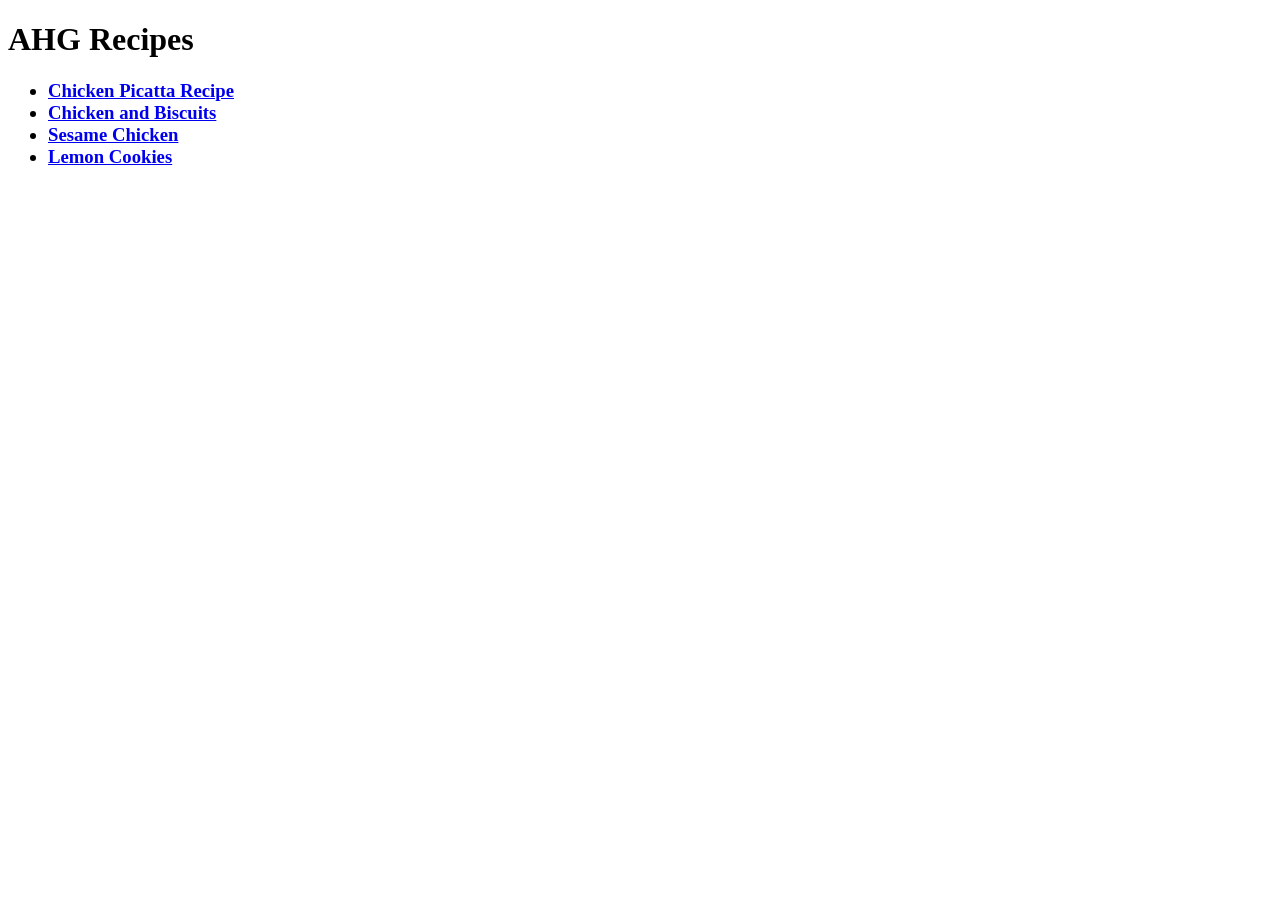
<file: index.html>
<!DOCTYPE html>
<html lang="en">
<head>
    <meta charset="UTF-8">
    <meta name="viewport" content="width=device-width, initial-scale=1.0">
    <title>AHG Recipes</title>
</head>
<body>
    <h1>
        AHG Recipes
    </h1>
    <h3>
        <ul>
            <!-- <li>
                <a href = "recipes/lasagna.html">
                    Lasagna Recipe 
                </a>
            </li> -->
            <li>
                <a href = "recipes/ChickenPiccata.html">
                    Chicken Picatta Recipe
                </a>
            </li>
            <li>
                <a href = "recipes/ChickenandBiscuits.html">
                    Chicken and Biscuits
                </a>
            </li>
            <li>
                <a href = "recipes/SesameChicken.html">
                    Sesame Chicken
                </a>
            </li>
            <li>
                <a href = "recipes/LemonCookies.html">
                    Lemon Cookies
                </a>
            </li>
        </ul>
    </h3>
</body>
</html>
</file>
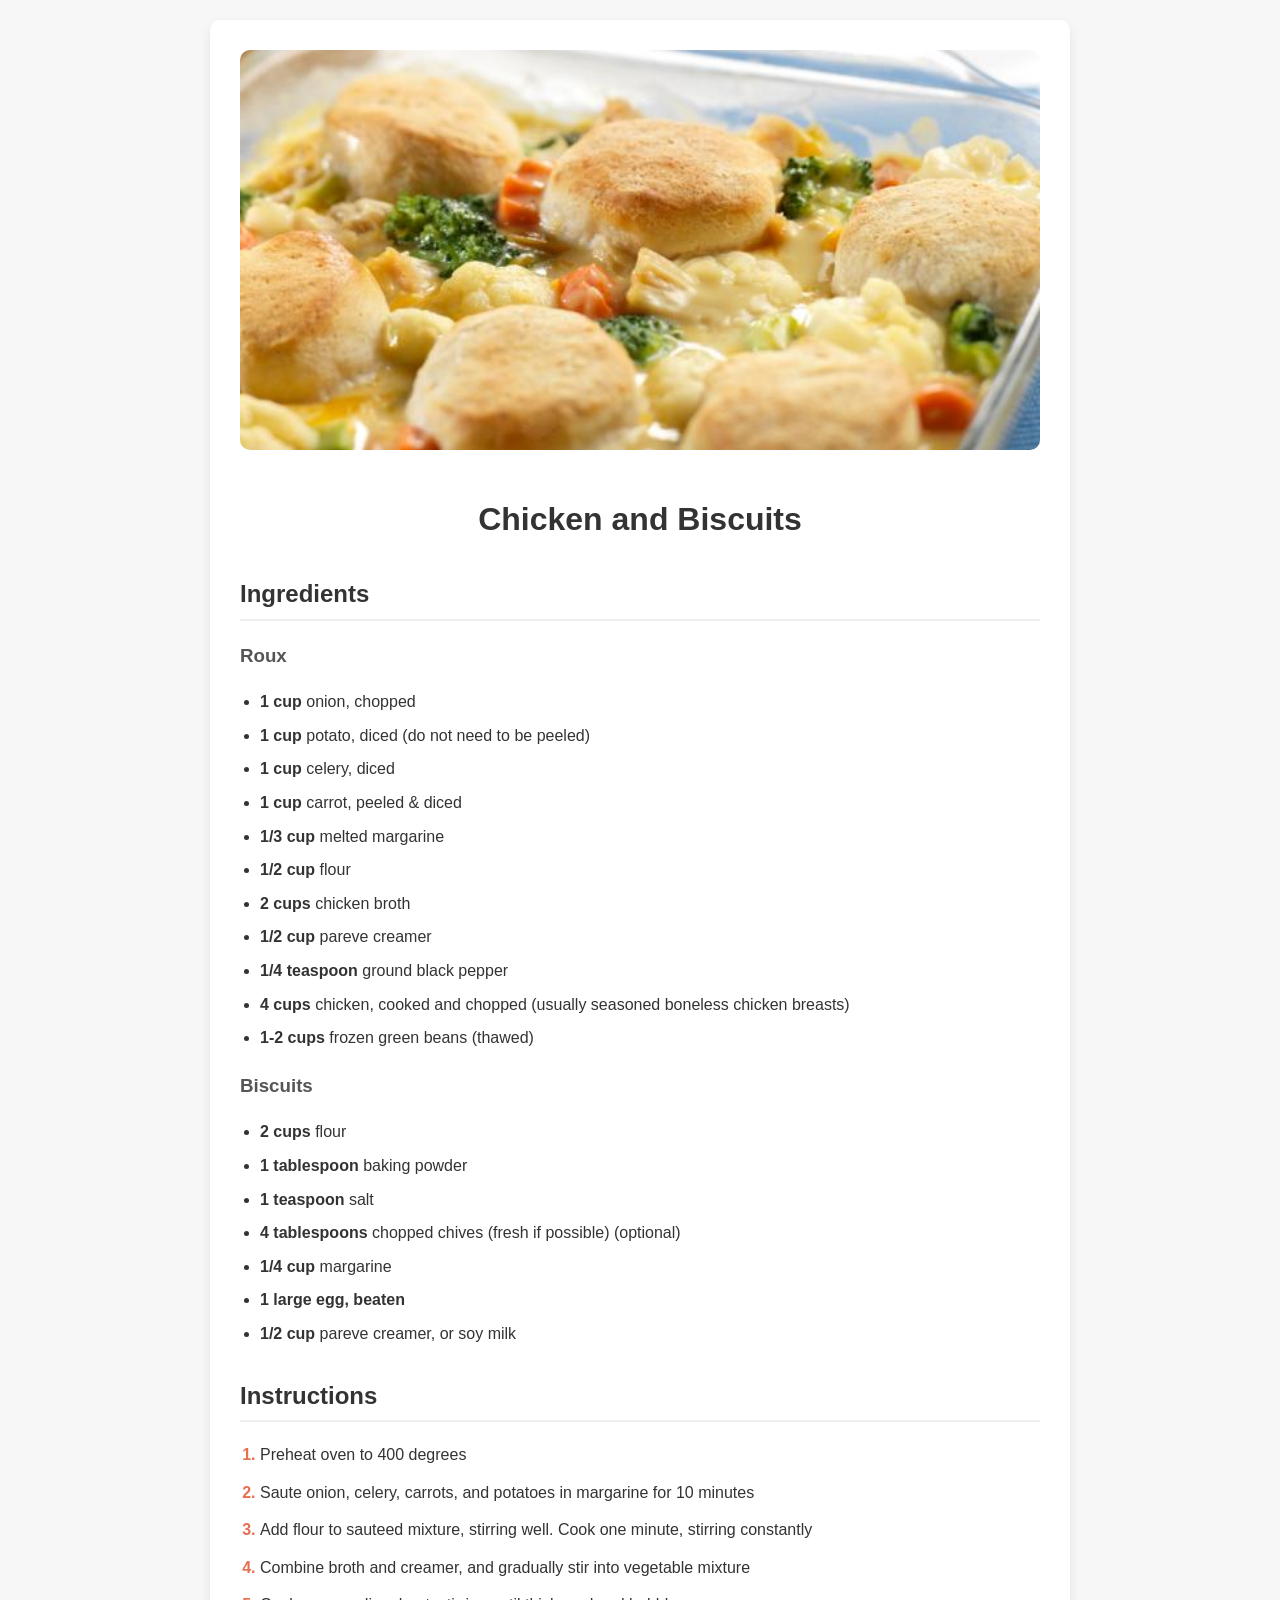
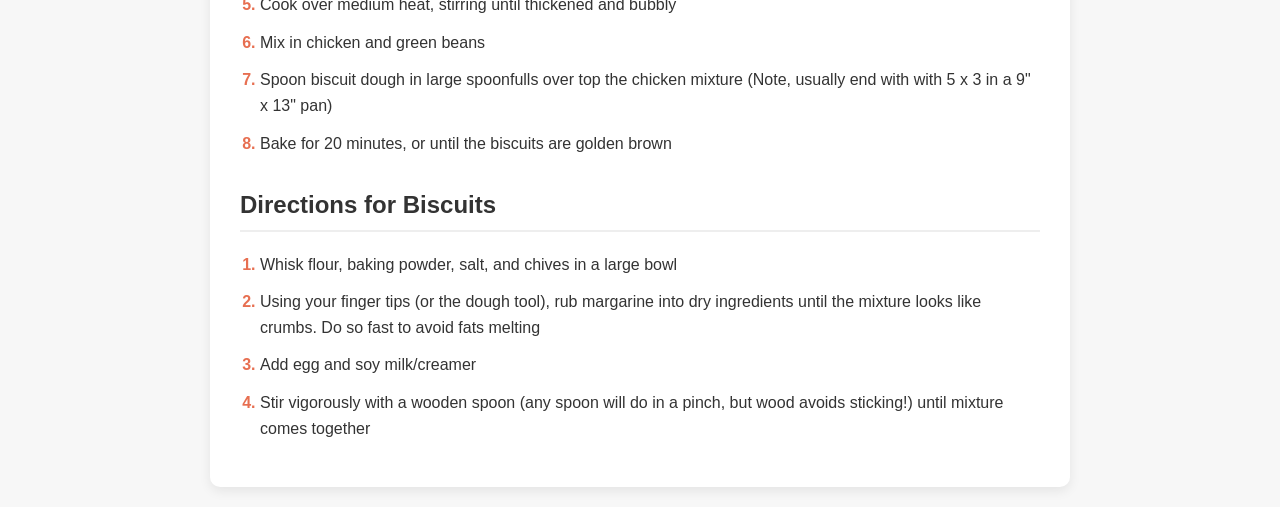
<file: recipes/ChickenandBiscuits.html>
<!DOCTYPE html>
<html lang="en">
<head>
    <meta charset="UTF-8">
    <!-- <meta name="viewport" content="width=device-width, initial-scale=1.0"> -->
    <title>Chicken and Biscuits Recipe</title>
    <link rel="stylesheet" href="styles/styles.css">
</head>
<body>

    <div class="container">
        <img src="images/ChickenAndBiscuits.jpeg" alt="Chicken & Biscuits" class="recipe-image">
        <h1> Chicken and Biscuits</h1>
        <p>
            <h2>Ingredients</h2>
            <h3>Roux</h3>
            <ul>
                <li><b>1 cup</b> onion, chopped</li>
                <li><b>1 cup</b> potato, diced (do not need to be peeled)</li>
                <li><b>1 cup</b> celery, diced</li>
                <li><b>1 cup</b> carrot, peeled & diced</li>
                <li><b>1/3 cup</b> melted margarine</li>
                <li><b>1/2 cup</b> flour</li>
                <li><b>2 cups</b> chicken broth</li>
                <li><b>1/2 cup</b> pareve creamer</li>
                <li><b>1/4 teaspoon</b> ground black pepper</li>
                <li><b>4 cups</b> chicken, cooked and chopped (usually seasoned boneless chicken breasts)</li>
                <li><b>1-2 cups</b> frozen green beans (thawed)</li>
            </ul>
            <h3>Biscuits</h3>
            <ul>
                <li><b>2 cups</b> flour</li>
                <li><b>1 tablespoon</b> baking powder</li>
                <li><b>1 teaspoon</b> salt</li>
                <li><b>4 tablespoons</b> chopped chives (fresh if possible) (optional)</li>
                <li><b>1/4 cup</b> margarine</li>
                <li><b>1 large egg, beaten</b></li>
                <li><b>1/2 cup</b> pareve creamer, or soy milk</li>
            </ul>
            <h2>Instructions</h2>
             <div class="steps">
                <ol>
                    <li>Preheat oven to 400 degrees</li>
                    <li>Saute onion, celery, carrots, and potatoes in margarine for 10 minutes</li>
                    <li>Add flour to sauteed mixture, stirring well. Cook one minute, stirring constantly</li>
                    <li>Combine broth and creamer, and gradually stir into vegetable mixture</li>
                    <li>Cook over medium heat, stirring until thickened and bubbly</li>
                    <li>Mix in chicken and green beans</li>
                    <li>Spoon biscuit dough in large spoonfulls over top the chicken mixture (Note, usually end with with 5 x 3 in a 9" x 13" pan)</li>
                    <li>Bake for 20 minutes, or until the biscuits are golden brown</li>
                </ol>
            </div>
            <h2>Directions for Biscuits</h2>
            <div class="steps">
                <ol>
                    <li>Whisk flour, baking powder, salt, and chives in a large bowl</li>
                    <li>Using your finger tips (or the dough tool), rub margarine into dry ingredients until the mixture looks like crumbs. Do so fast to avoid fats melting</li>
                    <li>Add egg and soy milk/creamer</li>
                    <li>Stir vigorously with a wooden spoon (any spoon will do in a pinch, but wood avoids sticking!) until mixture comes together</li>
                </ol>
            </div>
        </p>
    </div>
</body>
</html>
</file>
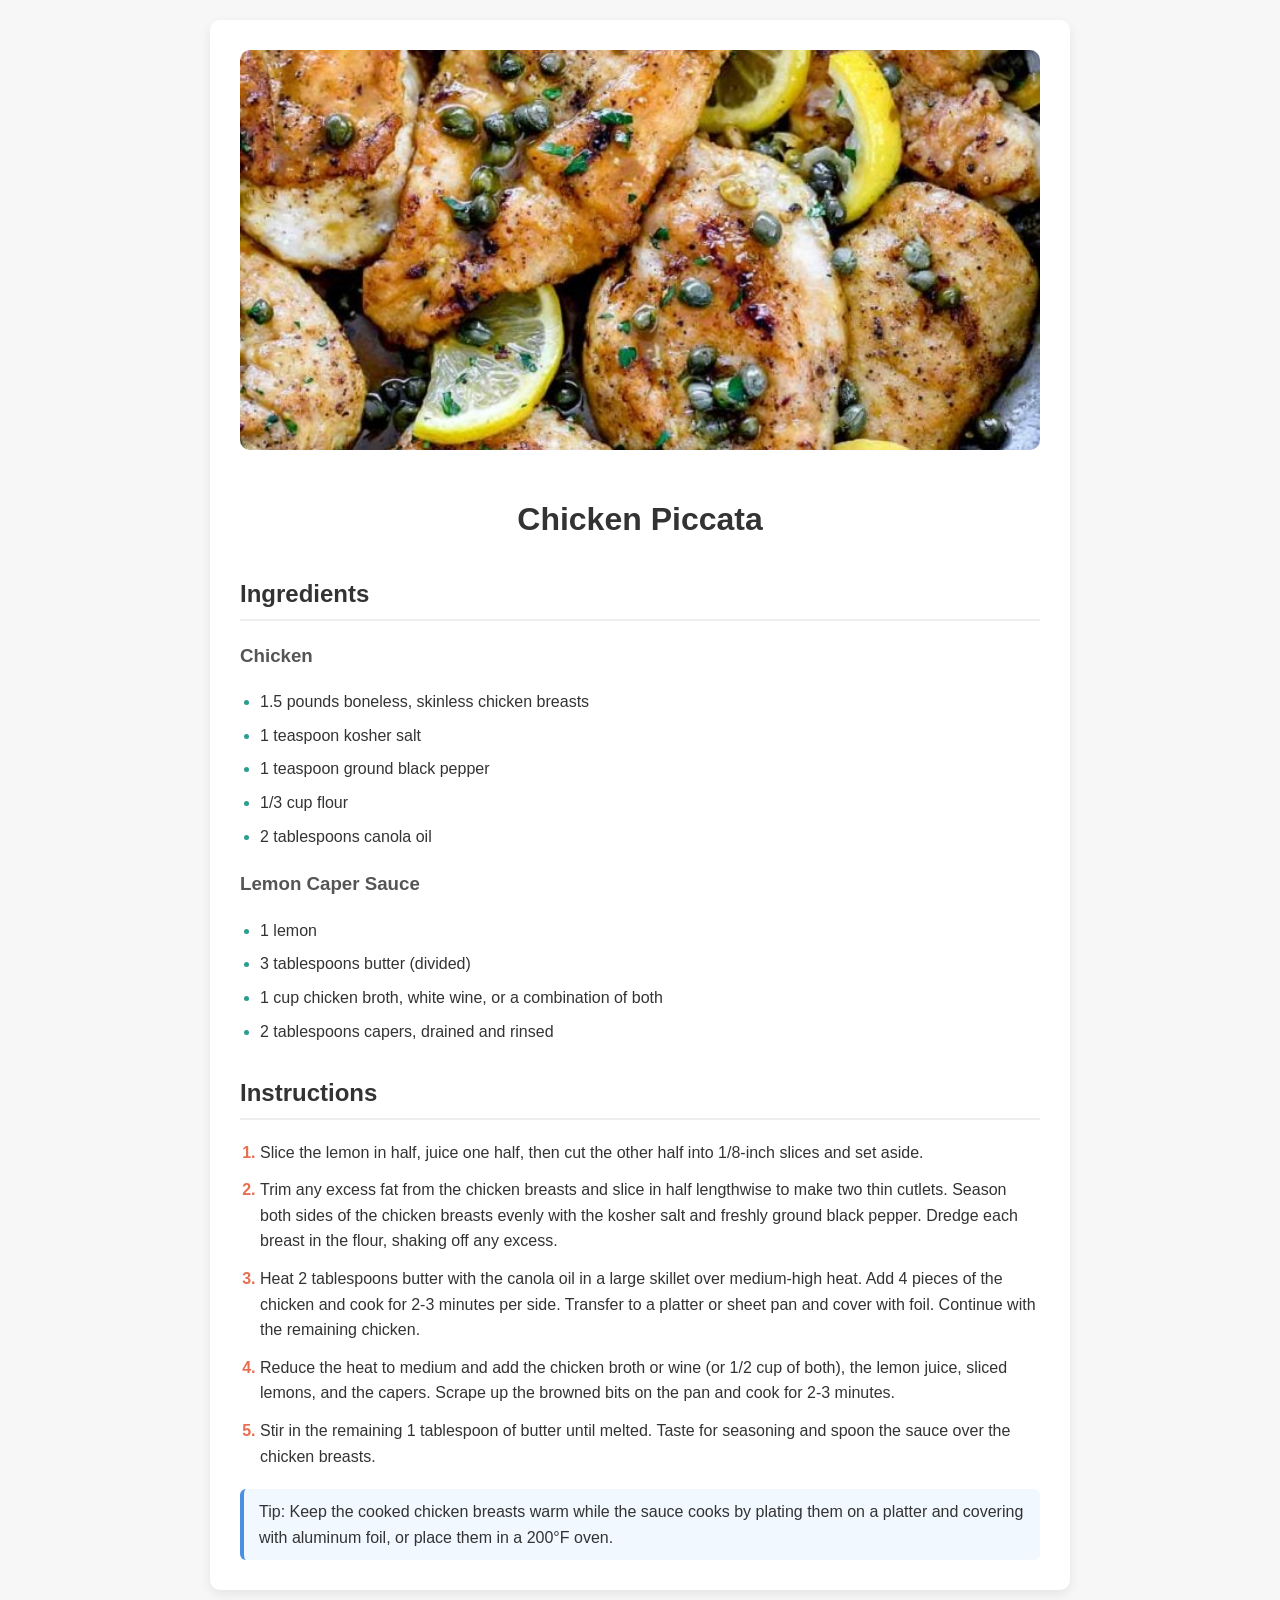
<file: recipes/ChickenPiccata.html>
<!DOCTYPE html>
<html lang="en">
<head>
  <meta charset="UTF-8">
  <title>Chicken Piccata Recipe</title>
  <link rel="stylesheet" href="styles/styles.css">
</head>
<body>

  <div class="container">
    <img src="images/Piccata.jpg" alt="Chicken Piccata" class="recipe-image">
    <h1>Chicken Piccata</h1>

    <h2>Ingredients</h2>

    <div class="ingredients">
      <h3>Chicken</h3>
      <ul>
        <li>1.5 pounds boneless, skinless chicken breasts</li>
        <li>1 teaspoon kosher salt</li>
        <li>1 teaspoon ground black pepper</li>
        <li>1/3 cup flour</li>
        <li>2 tablespoons canola oil</li>
      </ul>

      <h3>Lemon Caper Sauce</h3>
      <ul>
        <li>1 lemon</li>
        <li>3 tablespoons butter (divided)</li>
        <li>1 cup chicken broth, white wine, or a combination of both</li>
        <li>2 tablespoons capers, drained and rinsed</li>
      </ul>
    </div>

    <h2>Instructions</h2>

    <div class="steps">
      <ol>
        <li>Slice the lemon in half, juice one half, then cut the other half into 1/8-inch slices and set aside.</li>

        <li>Trim any excess fat from the chicken breasts and slice in half lengthwise to make two thin cutlets. Season both sides of the chicken breasts evenly with the kosher salt and freshly ground black pepper. Dredge each breast in the flour, shaking off any excess.</li>

        <li>Heat 2 tablespoons butter with the canola oil in a large skillet over medium-high heat. Add 4 pieces of the chicken and cook for 2-3 minutes per side. Transfer to a platter or sheet pan and cover with foil. Continue with the remaining chicken.</li>

        <li>Reduce the heat to medium and add the chicken broth or wine (or 1/2 cup of both), the lemon juice, sliced lemons, and the capers. Scrape up the browned bits on the pan and cook for 2-3 minutes.</li>

        <li>Stir in the remaining 1 tablespoon of butter until melted. Taste for seasoning and spoon the sauce over the chicken breasts.</li>
      </ol>
    </div>

    <div class="note">
      Tip: Keep the cooked chicken breasts warm while the sauce cooks by plating them on a platter and covering with aluminum foil, or place them in a 200°F oven.
    </div>

  </div>

</body>
</html>
</file>
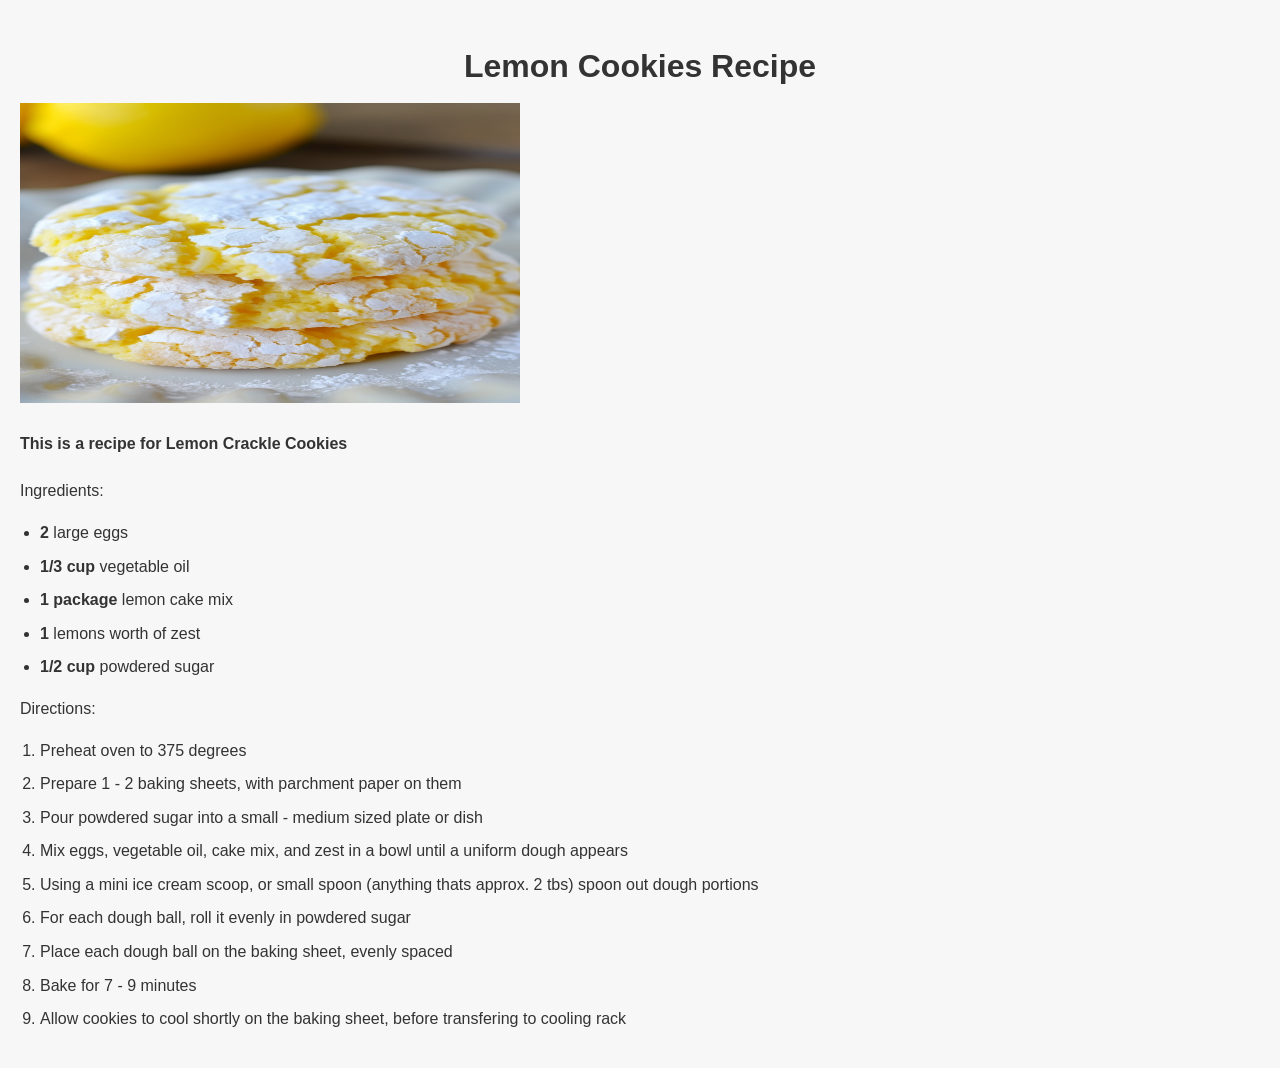
<file: recipes/LemonCookies.html>
<!DOCTYPE html>
<html lang="en">
<head>
    <meta charset="UTF-8">
    <meta name="viewport" content="width=device-width, initial-scale=1.0">
    <title>Lemon Cookies Recipe</title>
    <link rel="stylesheet" href="styles.css">
</head>
<body>
    <h1>
        Lemon Cookies Recipe
    </h1>
    <img
        src = 'LemonCookie.png'
        alt = 'A picture of Lemon Cookies'
        height = '300'
        width = '500'
    >
    <h4>
        This is a recipe for Lemon Crackle Cookies
    </h4>
    <p>
        Ingredients:
        <ul>
            <li><b>2</b> large eggs</li>
            <li><b>1/3 cup</b> vegetable oil</li>
            <li><b>1 package</b> lemon cake mix</li>
            <li><b>1</b> lemons worth of zest</li>
            <li><b>1/2 cup</b> powdered sugar</li>
        </ul>
        Directions:
        <ol>
            <li>Preheat oven to 375 degrees</li>
            <li>Prepare 1 - 2 baking sheets, with parchment paper on them</li>
            <li>Pour powdered sugar into a small - medium sized plate or dish</li>
            <li>Mix eggs, vegetable oil, cake mix, and zest in a bowl until a uniform dough appears</li>
            <li>Using a mini ice cream scoop, or small spoon (anything thats approx. 2 tbs) spoon out dough portions</li>
            <li>For each dough ball, roll it evenly in powdered sugar</li>
            <li>Place each dough ball on the baking sheet, evenly spaced</li>
            <li>Bake for 7 - 9 minutes</li>
            <li>Allow cookies to cool shortly on the baking sheet, before transfering to cooling rack</li>
        </ol>
    </p>
</body>
</html>
</file>
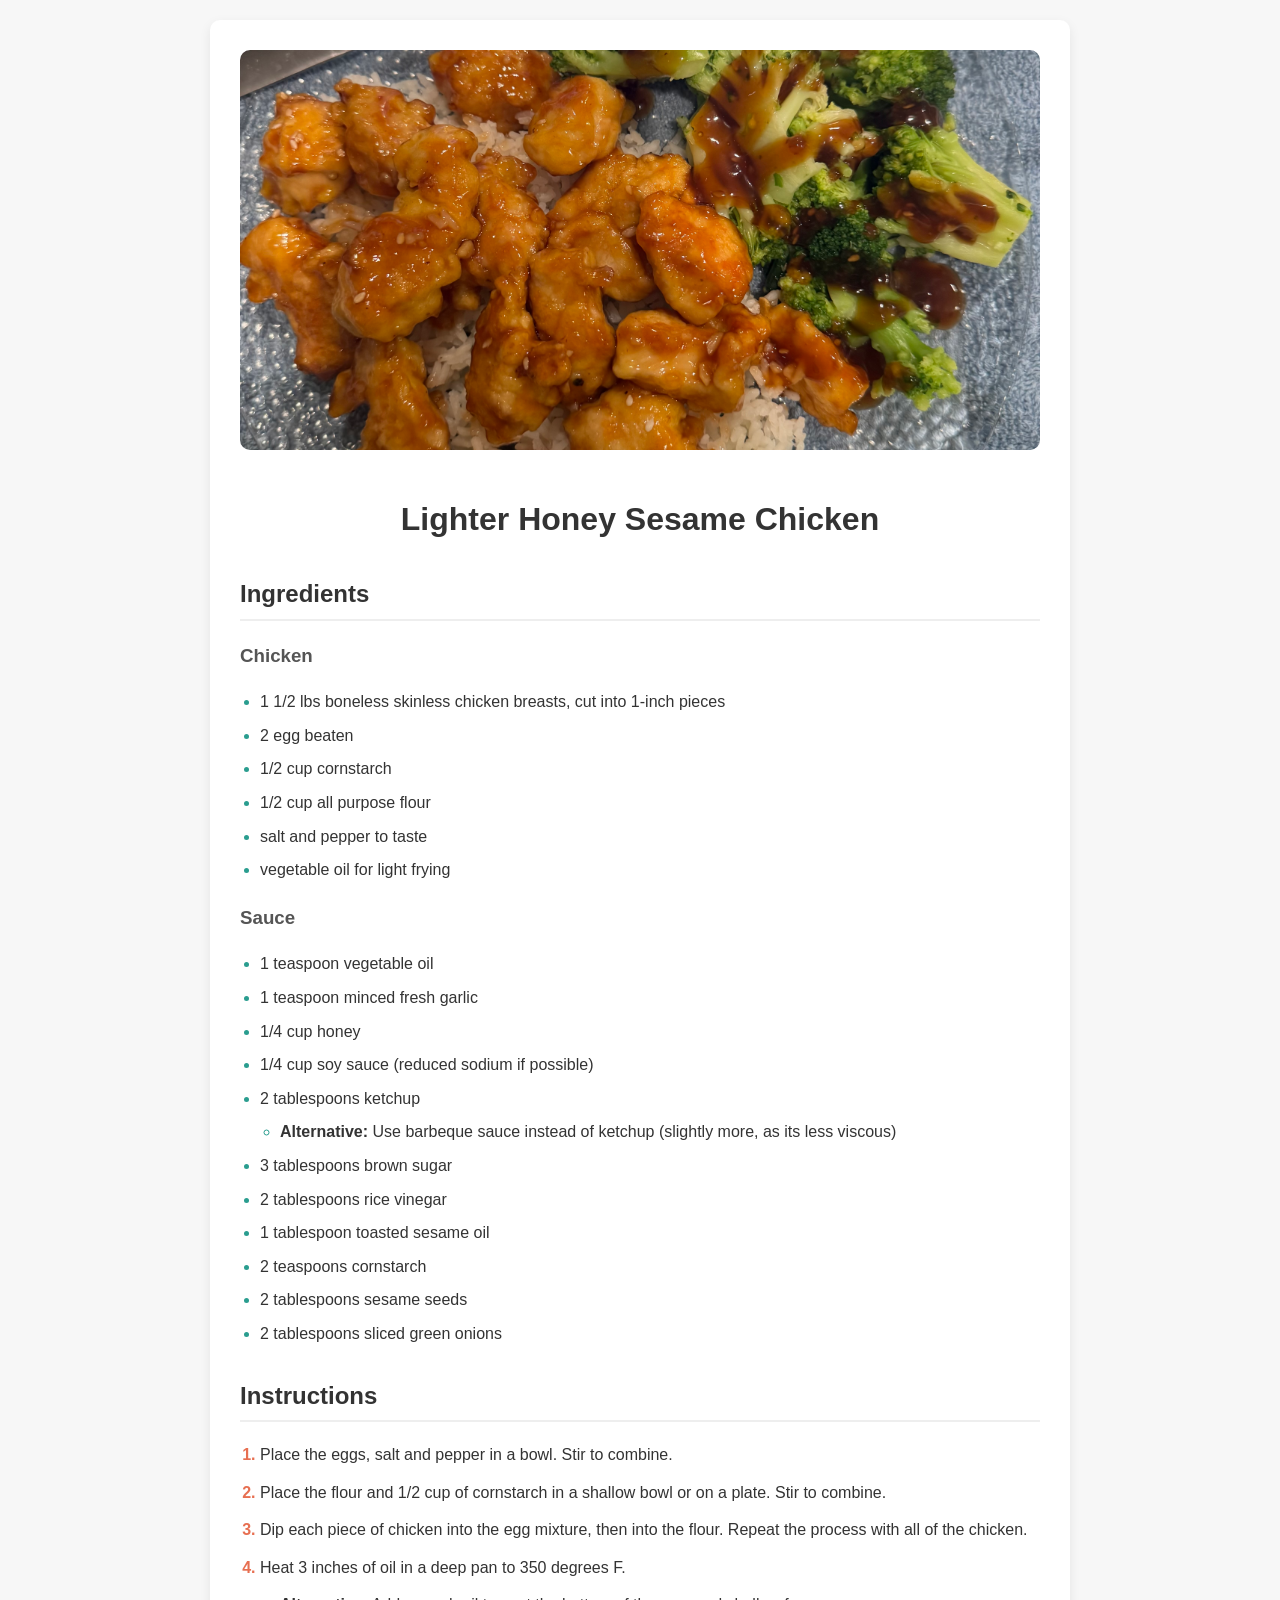
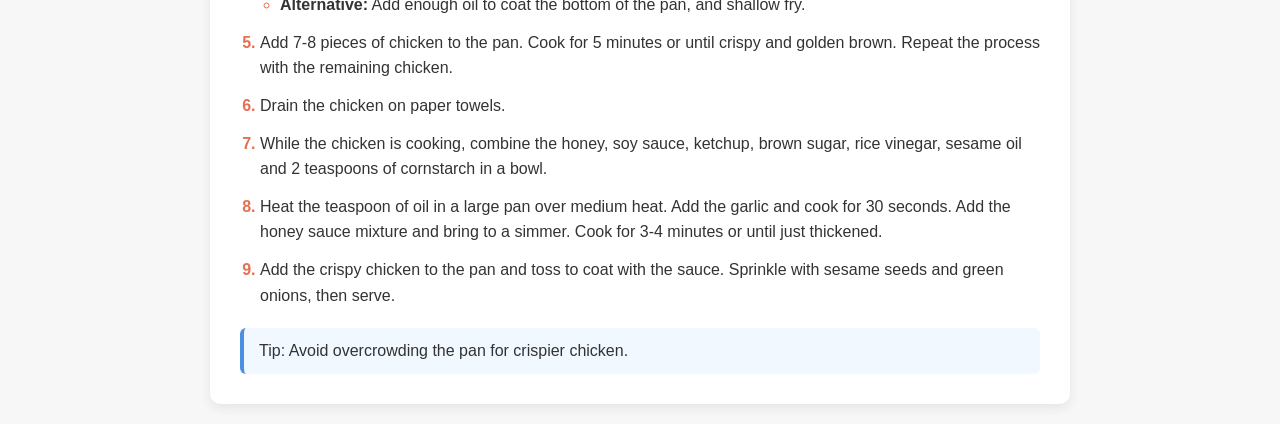
<file: recipes/SesameChicken.html>
<!DOCTYPE html>
<html lang="en">
<head>
  <meta charset="UTF-8">
  <title>Lighter Honey Sesame Chicken Recipe</title>
  <link rel="stylesheet" href="styles/styles.css">
</head>
<body>

  <div class="container">
    <img src="images/SesameChicken.jpeg" alt="Honey Sesame Chicken" class="recipe-image">
    <h1>Lighter Honey Sesame Chicken</h1>

    <h2>Ingredients</h2>

    <div class="ingredients">
      <h3>Chicken</h3>
      <ul>
        <li>1 1/2 lbs boneless skinless chicken breasts, cut into 1-inch pieces</li>
        <li>2 egg beaten</li>
        <li>1/2 cup cornstarch</li>
        <li>1/2 cup all purpose flour</li>
        <li>salt and pepper to taste</li>
        <li>vegetable oil for light frying</li>
      </ul>

      <h3>Sauce</h3>
      <ul>
        <li>1 teaspoon vegetable oil</li>
        <li>1 teaspoon minced fresh garlic</li>
        <li>1/4 cup honey</li>
        <li>1/4 cup soy sauce (reduced sodium if possible)</li>
        <li>2 tablespoons ketchup</li>
        <ul>
          <li><strong>Alternative:</strong> Use barbeque sauce instead of ketchup (slightly more, as its less viscous)</li>
        </ul>
        <li>3 tablespoons brown sugar</li>
        <li>2 tablespoons rice vinegar</li>
        <li>1 tablespoon toasted sesame oil</li>
        <li>2 teaspoons cornstarch</li>
        <li>2 tablespoons sesame seeds</li>
        <li>2 tablespoons sliced green onions</li>
      </ul>

    <h2>Instructions</h2>

    <div class="steps">
      <ol>
        <li>Place the eggs, salt and pepper in a bowl. Stir to combine.</li>
        <li>Place the flour and 1/2 cup of cornstarch in a shallow bowl or on a plate. Stir to combine.</li>
        <li>Dip each piece of chicken into the egg mixture, then into the flour. Repeat the process with all of the chicken.</li>
        <li>Heat 3 inches of oil in a deep pan to 350 degrees F.</li>
        <ul>
          <li><strong>Alternative:</strong> Add enough oil to coat the bottom of the pan, and shallow fry.</li>
        </ul>
        <li>Add 7-8 pieces of chicken to the pan. Cook for 5 minutes or until crispy and golden brown. Repeat the process with the remaining chicken.</li>
        <li>Drain the chicken on paper towels.</li>
        <li>While the chicken is cooking, combine the honey, soy sauce, ketchup, brown sugar, rice vinegar, sesame oil and 2 teaspoons of cornstarch in a bowl.</li>
        <li>Heat the teaspoon of oil in a large pan over medium heat. Add the garlic and cook for 30 seconds. Add the honey sauce mixture and bring to a simmer. Cook for 3-4 minutes or until just thickened.</li>
        <li>Add the crispy chicken to the pan and toss to coat with the sauce. Sprinkle with sesame seeds and green onions, then serve.</li>
      </ol>
    </div>

    <div class="note">
      Tip: Avoid overcrowding the pan for crispier chicken.
    </div>

  </div>

</body>
</html>
</file>
<file: recipes/styles/styles.css>
/* Base layout */
body {
  font-family: -apple-system, BlinkMacSystemFont, "Segoe UI", Roboto, Arial, sans-serif;
  line-height: 1.6;
  background-color: #f7f7f7;
  color: #333;
  margin: 0;
  padding: 20px;
}

/* Main container */
.container {
  max-width: 800px;
  margin: auto;
  background: #ffffff;
  padding: 30px;
  border-radius: 10px;
  box-shadow: 0 4px 12px rgba(0,0,0,0.08);
}

/* Typography */
h1 {
  text-align: center;
  margin-bottom: 10px;
}

h2 {
  border-bottom: 2px solid #eee;
  padding-bottom: 5px;
  margin-top: 30px;
}

h3 {
  margin-top: 20px;
  color: #555;
}

/* Lists */
ul, ol {
  padding-left: 20px;
}

li {
  margin-bottom: 8px;
}

/* Ingredient styling */
.ingredients ul li::marker {
  color: #2a9d8f;
}

/* Steps styling */
.steps ol li {
  margin-bottom: 12px;
}

.steps ol li::marker {
  font-weight: bold;
  color: #e76f51;
}

/* Notes / tips */
.note {
  background: #f1f8ff;
  border-left: 4px solid #4a90e2;
  padding: 10px 15px;
  margin-top: 20px;
  border-radius: 6px;
}

/* Responsive */
@media (max-width: 600px) {
  .container {
    padding: 20px;
  }
}

.recipe-image {
  width: 100%;
  height: auto;
  max-height: 400px;          /* prevents giant images on desktop */
  object-fit: cover;          /* keeps it nicely cropped if constrained */
  border-radius: 10px;
  margin-bottom: 15px;
}

/* Mobile optimization */
@media (max-width: 600px) {
  .recipe-image {
    max-height: 220px;        /* smaller banner on phones */
    border-radius: 8px;
  }
}
</file>
<file: recipes/styles.css>
/* Base layout */
body {
  font-family: -apple-system, BlinkMacSystemFont, "Segoe UI", Roboto, Arial, sans-serif;
  line-height: 1.6;
  background-color: #f7f7f7;
  color: #333;
  margin: 0;
  padding: 20px;
}

/* Main container */
.container {
  max-width: 800px;
  margin: auto;
  background: #ffffff;
  padding: 30px;
  border-radius: 10px;
  box-shadow: 0 4px 12px rgba(0,0,0,0.08);
}

/* Typography */
h1 {
  text-align: center;
  margin-bottom: 10px;
}

h2 {
  border-bottom: 2px solid #eee;
  padding-bottom: 5px;
  margin-top: 30px;
}

h3 {
  margin-top: 20px;
  color: #555;
}

/* Lists */
ul, ol {
  padding-left: 20px;
}

li {
  margin-bottom: 8px;
}

/* Ingredient styling */
.ingredients ul li::marker {
  color: #2a9d8f;
}

/* Steps styling */
.steps ol li {
  margin-bottom: 12px;
}

.steps ol li::marker {
  font-weight: bold;
  color: #e76f51;
}

/* Notes / tips */
.note {
  background: #f1f8ff;
  border-left: 4px solid #4a90e2;
  padding: 10px 15px;
  margin-top: 20px;
  border-radius: 6px;
}

/* Responsive */
@media (max-width: 600px) {
  .container {
    padding: 20px;
  }
}

.recipe-image {
  width: 100%;
  height: auto;
  max-height: 400px;          /* prevents giant images on desktop */
  object-fit: cover;          /* keeps it nicely cropped if constrained */
  border-radius: 10px;
  margin-bottom: 15px;
}

/* Mobile optimization */
@media (max-width: 600px) {
  .recipe-image {
    max-height: 220px;        /* smaller banner on phones */
    border-radius: 8px;
  }
}
</file>
